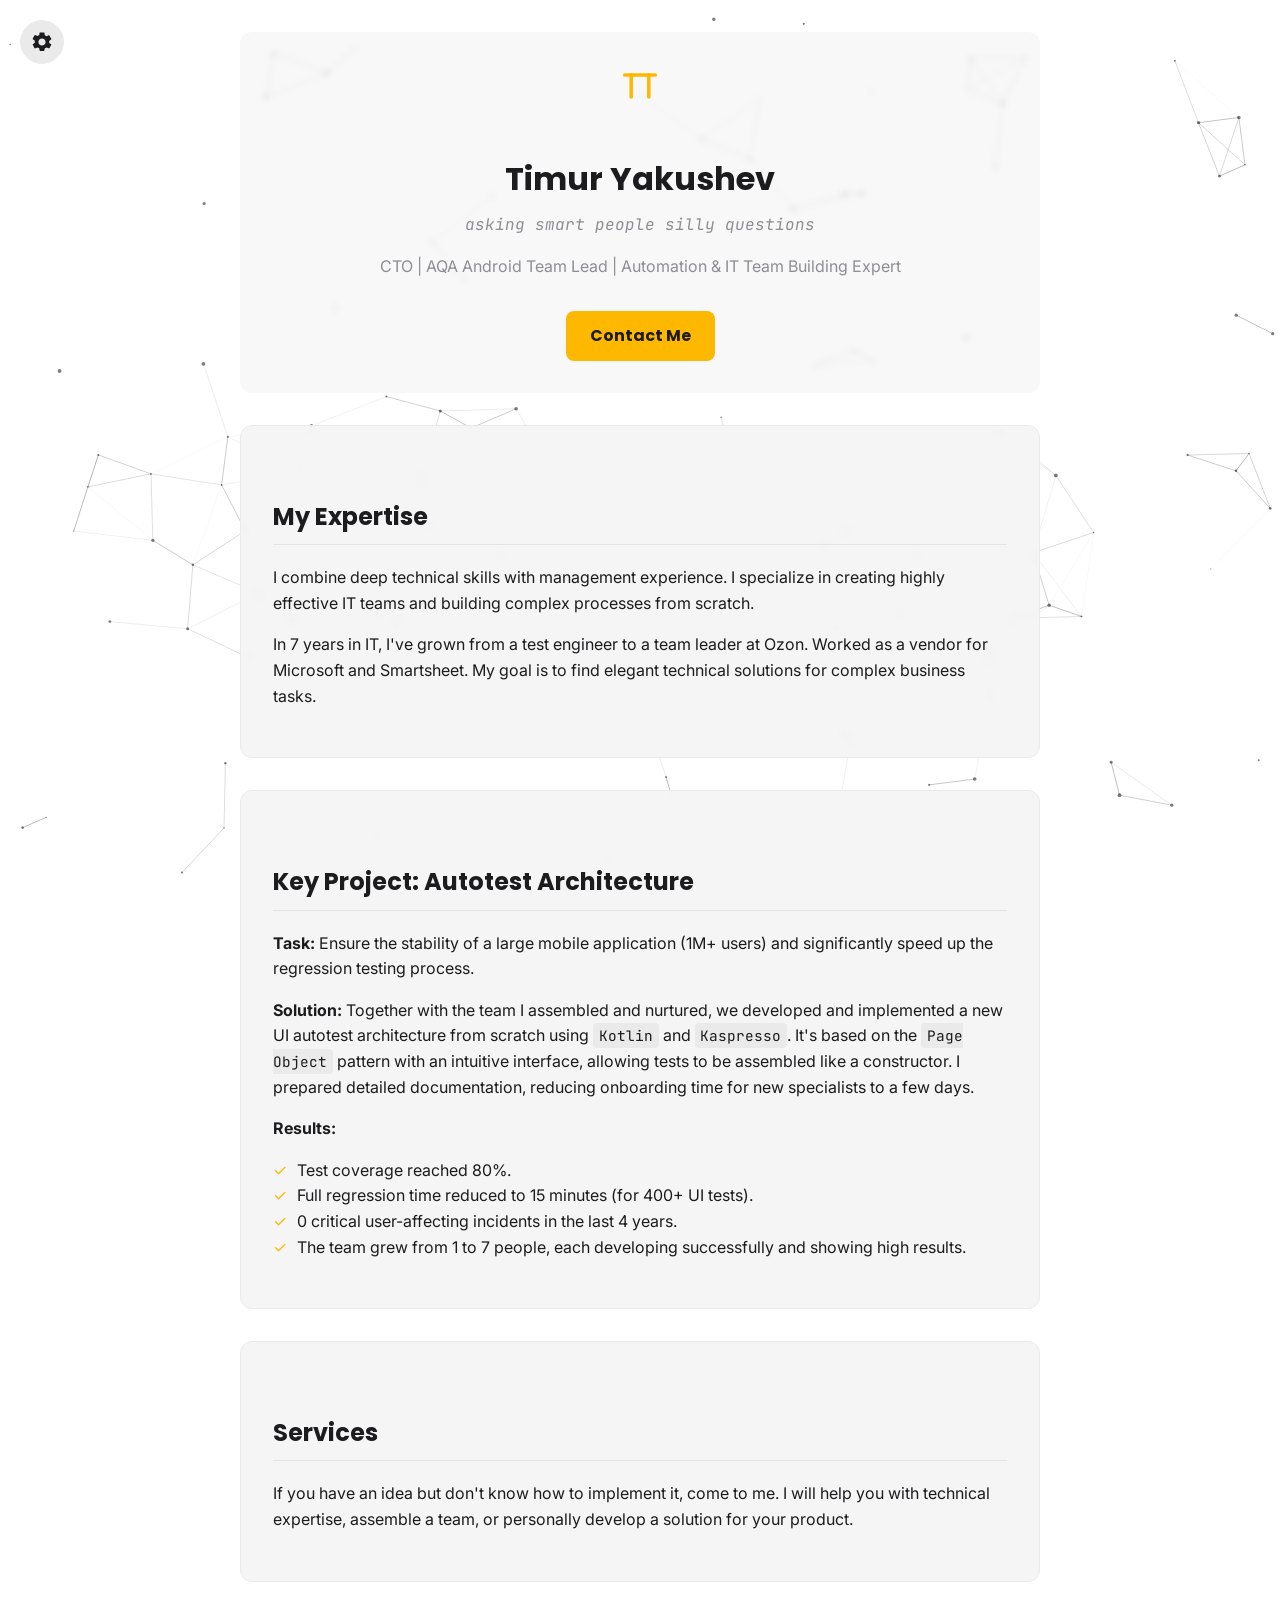
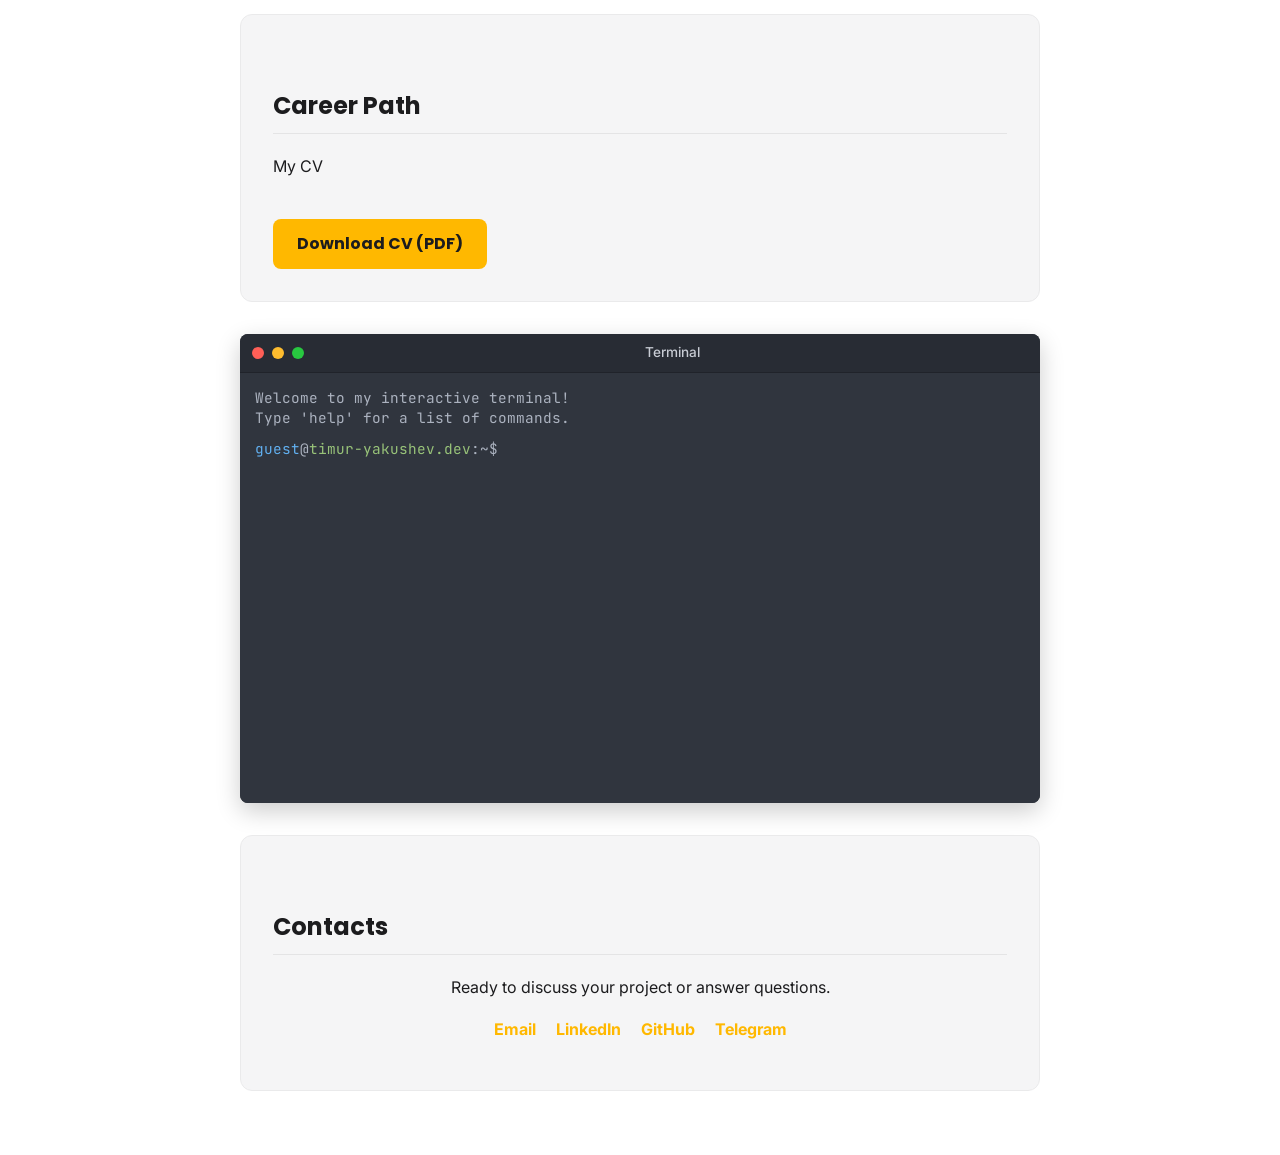
<file: index.html>
<!DOCTYPE html>
<html lang="ru"> <head>
    <meta charset="UTF-8">
    <meta name="viewport" content="width=device-width, initial-scale=1.0">
    <title data-lang-key="siteTitle">Персональный сайт Тимур Якушев</title>
    <link rel="preconnect" href="https://fonts.googleapis.com">
    <link rel="preconnect" href="https://fonts.gstatic.com" crossorigin>
    <link href="https://fonts.googleapis.com/css2?family=Inter:wght@400;700&family=Poppins:wght@600&family=JetBrains+Mono:ital,wght@0,400;0,700;1,400&display=swap" rel="stylesheet">
    <link rel="stylesheet" href="style.css">
</head>
<body>
    <canvas id="interactive-background"></canvas>

    <button id="settings-trigger" class="settings-trigger-button">
        <svg xmlns="http://www.w3.org/2000/svg" viewBox="0 0 24 24" fill="currentColor" width="24px" height="24px">
            <path d="M19.14,12.94c0.04-0.3,0.06-0.61,0.06-0.94c0-0.32-0.02-0.64-0.07-0.94l2.03-1.58c0.18-0.14,0.23-0.41,0.12-0.61 l-1.92-3.32c-0.12-0.22-0.37-0.29-0.59-0.22l-2.39,0.96c-0.5-0.38-1.03-0.7-1.62-0.94L14.4,2.81c-0.04-0.24-0.24-0.41-0.48-0.41 h-3.84c-0.24,0-0.43,0.17-0.47,0.41L9.23,5.03C8.64,5.27,8.11,5.59,7.61,5.97L5.22,5.01C5,4.94,4.75,5.01,4.63,5.22L2.71,8.54 C2.6,8.74,2.65,9.01,2.83,9.15l2.03,1.58C4.82,11.06,4.8,11.36,4.8,11.69c0,0.32,0.02,0.64,0.07,0.94l-2.03,1.58 c-0.18,0.14-0.23,0.41-0.12,0.61l1.92,3.32c0.12,0.22,0.37,0.29,0.59,0.22l2.39-0.96c0.5,0.38,1.03,0.7,1.62,0.94l0.38,2.22 c0.04,0.24,0.24,0.41,0.48,0.41h3.84c0.24,0,0.43-0.17,0.47-0.41l0.38-2.22c0.59-0.24,1.13-0.56,1.62-0.94l2.39,0.96 c0.22,0.08,0.47,0.01,0.59-0.22l1.92-3.32c0.12-0.22,0.07-0.47-0.12-0.61L19.14,12.94z M12,15.6c-1.98,0-3.6-1.62-3.6-3.6 s1.62-3.6,3.6-3.6s3.6,1.62,3.6,3.6S13.98,15.6,12,15.6z"/>
        </svg>
    </button>

    <div id="settings-panel-overlay" class="dos-panel-overlay">
        <div id="settings-panel" class="dos-panel">
            <div class="dos-panel-title-bar">
                <span data-lang-key="settingsPanelTitle">Настройки</span>
                <button class="dos-panel-close-button" id="close-settings-panel">X</button>
            </div>
            <div class="dos-panel-content">
                <fieldset class="dos-fieldset">
                    <legend data-lang-key="settingsLangTitle">Язык</legend>
                    <button class="dos-button lang-panel-button" data-lang="ru" data-lang-key="settingsLangRu">Русский</button>
                    <button class="dos-button lang-panel-button" data-lang="en" data-lang-key="settingsLangEn">English</button>
                    <button class="dos-button lang-panel-button" data-lang="sr" data-lang-key="settingsLangSr">Српски</button>
                </fieldset>
                <fieldset class="dos-fieldset">
                    <legend data-lang-key="settingsThemeTitle">Тема</legend>
                    <button class="dos-button theme-panel-button" data-theme-target="light" data-lang-key="settingsThemeLight">Светлая</button>
                    <button class="dos-button theme-panel-button" data-theme-target="dark" data-lang-key="settingsThemeDark">Темная</button>
                </fieldset>
            </div>
        </div>
    </div>

    <div class="container">
        <header>
            <svg class="monogram" viewBox="0 0 100 100" xmlns="http://www.w3.org/2000/svg" fill="none" stroke-width="8" stroke-linecap="round" stroke-linejoin="round">
                <line x1="15" y1="25" x2="85" y2="25"/>
                <line x1="30" y1="25" x2="30" y2="75"/>
                <line x1="70" y1="25" x2="70" y2="75"/>
            </svg>
            <h1 data-lang-key="headerTitle">Тимур Якушев</h1>
            <p class="tagline" data-lang-key="headerTagline">задаю глупые вопросы умным людям</p>
            <p data-lang-key="headerSubtitle">Технический директор | Team Lead AQA | Эксперт в автоматизации и создании IT-команд</p>
            <a href="#contacts" class="cta-button" data-lang-key="contactMeButton">Связаться со мной</a>
        </header>

        <main>
            <section id="about">
                <h2 data-lang-key="aboutTitle">Моя экспертиза</h2>
                <p data-lang-key="aboutP1">Сочетаю глубокие технические навыки с опытом управления. Специализируюсь на создании высокоэффективных IT-команд и построении сложных процессов с нуля.</p>
                <p data-lang-key="aboutP2">За 7 лет в IT прошел путь от инженера по тестированию до руководителя команды в Ozon. Работал в качестве вендора для Microsoft и Smartsheet. Моя цель — находить элегантные технические решения для сложных бизнес-задач.</p>
            </section>
            <section id="case-study">
                <h2 data-lang-key="caseStudyTitle">Ключевой проект: Архитектура автотестов</h2>
                <p><strong data-lang-key="caseStudyTaskLabel">Задача:</strong> <span data-lang-key="caseStudyTaskText">Обеспечить стабильность крупного мобильного приложения (1 млн+ пользователей) и многократно ускорить процесс регрессионного тестирования.</span></p>
                <p><strong data-lang-key="caseStudySolutionLabel">Решение:</strong> <span data-lang-key="caseStudySolutionText">Вместе с командой, которую я собрал и развивал, мы разработали и внедрили с нуля новую архитектуру UI-автотестов на <code>Kotlin</code> и <code>Kaspresso</code>. В основе лежит паттерн <code>Page Object</code> с интуитивно понятным интерфейсом, позволяющий собирать тесты как конструктор. Я подготовил подробную документацию, что сократило время входа в проект для новых специалистов до нескольких дней.</span></p>
                <p><strong data-lang-key="caseStudyResultsLabel">Результаты:</strong></p>
                <ul>
                    <li data-lang-key="caseStudyResult1">Покрытие тестами достигло 80%.</li>
                    <li data-lang-key="caseStudyResult2">Время полного регресса сократилось до 15 минут (при 400+ UI-тестах).</li>
                    <li data-lang-key="caseStudyResult3">0 критичных инцидентов, затронувших пользователей, за последние 4 года.</li>
                    <li data-lang-key="caseStudyResult4">Команда выросла с 1 до 7 человек, каждый из которых успешно развивается и показывает высокие результаты.</li>
                </ul>
            </section>
            <section id="services">
                <h2 data-lang-key="servicesTitle">Услуги</h2>
                <p data-lang-key="servicesP1">Если у вас есть идея, но вы не знаете, как ее реализовать, — приходите. Я помогу вам с технической экспертизой, соберу команду или лично разработаю решение для вашего продукта.</p>
            </section>
            <section id="resume">
                <h2 data-lang-key="resumeTitle">Карьерный путь</h2>
                <p data-lang-key="resumeP1">Тут резюме.</p>
                <a href="Timur_Yakushev_CV.pdf" class="cta-button" data-lang-key="downloadResumeButton" download>Скачать полное резюме (PDF)</a>
            </section>
            
            <section id="terminal-section">
                <div class="terminal-container">
                    <div class="terminal-title-bar">
                        <div class="terminal-buttons">
                            <span class="terminal-button red"></span>
                            <span class="terminal-button yellow"></span>
                            <span class="terminal-button green"></span>
                        </div>
                        <span class="terminal-title-text" data-lang-key="terminalWindowTitle">Терминал</span>
                    </div>
                    <div class="terminal-window" id="terminalOutputContainer">
                        <div class="terminal-output" id="terminalOutput">
                            </div>
                        <div class="terminal-input-line">
                            <span class="prompt"><span class="user" data-lang-key="terminalPromptUser">guest</span>@<span class="host" data-lang-key="terminalPromptHost">timur-yakushev.dev</span>:~$&nbsp;</span>
                            <input type="text" id="terminalInput" class="terminal-input-field" autocomplete="off" spellcheck="false">
                        </div>
                    </div>
                </div>
            </section>
        </main>

        <footer id="contacts">
            <h2 data-lang-key="contactsTitle">Контакты</h2>
            <p style="text-align: center;" data-lang-key="contactsP1">Готов обсудить ваш проект или ответить на вопросы.</p>
            <ul>
                <li><a href="mailto:timrik37@gmail.com" data-lang-key="contactEmail">Email</a></li>
                <li><a href="https://www.linkedin.com/in/ttyak/" data-lang-key="contactLinkedIn">LinkedIn</a></li>
                <li><a href="https://github.com/TimurLeg" data-lang-key="contactGitHub">GitHub</a></li>
                <li><a href="https://t.me/ttyak" data-lang-key="contactTelegram">Telegram</a></li>
            </ul>
        </footer>
    </div>

    <script type="module" src="js/main.js"></script>
</body>
</html>
</file>
<file: style.css>
/* style.css */

/* ==========================================================================
   1. Определение цветовой палитры и шрифтов
   ========================================================================== */
:root {
    /* Шрифты */
    --font-sans: 'Inter', sans-serif;
    --font-display: 'Poppins', sans-serif;
    --font-mono: 'JetBrains Mono', monospace;

    /* Палитра "Янтарь и Уголь" - СВЕТЛАЯ ТЕМА */
    --background-color: #FFFFFF;
    --text-color: #1C1C1E;
    --text-color-rgb: 28, 28, 30;
    --primary-color: #FFB800; 
    --primary-hover-color: #E0A100;
    --card-bg-color: rgba(244, 244, 245, 0.85); 
    --header-bg-color: rgba(244, 244, 245, 0.6); 
    --border-color: #EAEAEB;
    --icon-bg-color: #EAEAEB;
    --icon-bg-hover: #DCDCE0;
    --particle-color: rgba(0, 0, 0, 0.5); 
    --line-color: rgba(0, 0, 0, 0.25);  
    --terminal-bg: #30353E;         /* Фон области вывода терминала */
    --terminal-text: #abb2bf;        /* Основной текст в терминале */
    --terminal-prompt-user: #61afef; /* Цвет имени пользователя в промпте */
    --terminal-prompt-host: #98c379; /* Цвет хоста в промпте */
    --terminal-cursor: #abb2bf;       /* Цвет курсора (если используется CSS-анимация) */
    --terminal-border: #282C34;       /* Фон рамки и шапки терминала */
    --terminal-title-bar-text: #c8ccd4;/* Цвет текста в шапке терминала */ 
    
    /* DOS Panel colors (Light theme base) */
    --dos-bg: #0000AA; 
    --dos-text: #FFFFFF;
    --dos-border: #FFFFFF;
    --dos-button-bg: #AAAAAA;
    --dos-button-text: #000000; /* <<--- ДОБАВЛЕНО: Черный текст для кнопок DOS в светлой теме */
    --dos-button-hover-bg: #CCCCCC;
    --dos-button-active-bg: #888888;
}

body.dark-theme {
    /* Палитра "Янтарь и Уголь" - ТЕМНАЯ ТЕМА */
    --background-color: #18181B;
    --text-color: #F4F4F5;
    --text-color-rgb: 244, 244, 245;
    --primary-color: #FFCA2C;
    --primary-hover-color: #FFD24D;
    --card-bg-color: rgba(39, 39, 42, 0.85); 
    --header-bg-color: rgba(39, 39, 42, 0.6); 
    --border-color: #39393d;
    --icon-bg-color: #27272A;
    --icon-bg-hover: #39393d;
    --particle-color: rgba(255, 255, 255, 0.2); 
    --line-color: rgba(255, 255, 255, 0.1);

    --terminal-bg: #2A2F38;         /* Фон области вывода терминала */
    --terminal-text: #dcdfe4;        /* Основной текст в терминале */
    --terminal-prompt-user: #56b6c2; /* Цвет имени пользователя в промпте */
    --terminal-prompt-host: #98c379; /* Цвет хоста в промпте */
    --terminal-cursor: #dcdfe4;       /* Цвет курсора */
    --terminal-border: #23272F;       /* Фон рамки и шапки терминала */
    --terminal-title-bar-text: #b0b8c4;/* Цвет текста в шапке терминала */

    /* DOS Panel colors (Dark theme) */
    --dos-bg: #000000; 
    --dos-text: #00FF00; 
    --dos-border: #00FF00;
    --dos-button-bg: #333333;
    --dos-button-text: #00FF00;
    --dos-button-hover-bg: #555555;
    --dos-button-active-bg: #222222;
}

/* ==========================================================================
   2. Основные стили и Canvas
   ========================================================================== */
body {
    font-family: var(--font-sans);
    background-color: var(--background-color);
    color: var(--text-color);
    line-height: 1.6;
    margin: 0;
    display: flex;
    flex-direction: column;
    align-items: center;
    transition: background-color 0.3s ease, color 0.3s ease;
    overflow-x: hidden; 
}

#interactive-background {
    position: fixed; 
    top: 0;
    left: 0;
    width: 100%;
    height: 100%;
    z-index: -1; 
}

.container {
    max-width: 800px;
    width: 100%;
    position: relative;
    z-index: 1; 
    padding: 2rem; 
}

h1, h2 {
    font-family: var(--font-display);
}

h2 {
   border-bottom: 1px solid rgba(var(--text-color-rgb), 0.08);
   padding-bottom: 0.5rem;
   margin-top: 2.5rem;
   transition: border-color 0.3s ease;
}

a {
    color: var(--primary-color);
    text-decoration: none;
    position: relative;
    font-weight: bold;
    transition: color 0.3s ease;
}

a::after {
    content: '';
    position: absolute;
    width: 100%;
    transform: scaleX(0);
    height: 2px;
    bottom: -3px;
    left: 0;
    background-color: var(--primary-color);
    transform-origin: bottom right;
    transition: transform 0.3s ease-out, background-color 0.3s ease;
}

a:hover {
    color: var(--primary-hover-color);
}
a:hover::after {
    transform: scaleX(1);
    transform-origin: bottom left;
}

section, footer { 
    background-color: var(--card-bg-color);
    border: 1px solid var(--border-color);
    border-radius: 12px;
    padding: 2rem;
    margin-bottom: 2rem;
    transition: all 0.3s ease;
    position: relative; 
    backdrop-filter: blur(5px);
    -webkit-backdrop-filter: blur(5px);
}

header {
    background-color: var(--header-bg-color); 
    border-radius: 12px; 
    padding: 2rem;
    margin-bottom: 2rem;
    transition: background-color 0.3s ease; 
    position: relative; 
    backdrop-filter: blur(3px); 
    -webkit-backdrop-filter: blur(3px);
    border: none; 
    box-shadow: none !important; 
}

section:hover, footer:hover {
    box-shadow: 0 4px 20px rgba(0, 0, 0, 0.1);
    border-color: var(--primary-color);
    transform: translateY(-5px);
}
 header:hover { 
    border-color: transparent;
    transform: none;
    box-shadow: none;
}


header { text-align: center; }
header h1 { margin-bottom: 0.5rem; }
header p { font-size: 1rem; color: #8E8E93; margin-top: 0.5rem; margin-bottom: 0.5rem; }
header p.tagline { 
    font-family: var(--font-mono);
    font-style: italic; 
    font-size: 1rem; 
    margin-bottom: 1rem;
}
body.dark-theme header p { color: #8D8D93; }

.cta-button {
    display: inline-block;
    background-color: var(--primary-color);
    color: #1C1C1E !important; 
    padding: 12px 24px;
    border-radius: 8px;
    font-weight: bold;
    font-family: var(--font-display);
    transition: background-color 0.3s ease, transform 0.3s ease, color 0.3s ease;
    border: none;
    cursor: pointer;
    margin-top: 1.5rem; 
}
.cta-button:hover {
    background-color: var(--primary-hover-color);
    transform: translateY(-2px);
}
.cta-button:hover::after { transform: scaleX(0); }

ul { list-style: none; padding-left: 0; }
#case-study ul li::before { content: '✓'; color: var(--primary-color); margin-right: 10px; transition: color 0.3s ease; }
footer ul { display: flex; gap: 20px; justify-content: center; }

.monogram {
    width: 44px;
    height: 44px;
    margin: 0 auto 1rem;
    stroke: var(--primary-color);
    transition: all 0.3s ease;
}
header:hover .monogram {
    stroke: var(--primary-hover-color);
    transform: rotate(5deg) scale(1.05);
}

code {
    font-family: var(--font-mono);
    background-color: var(--icon-bg-color);
    color: var(--text-color);
    padding: 0.2em 0.4em;
    border-radius: 4px;
    font-size: 0.9em;
    transition: background-color 0.3s ease, color 0.3s ease;
}

/* Стили для кнопки настроек */
.settings-trigger-button {
    position: fixed;
    top: 20px;
    left: 20px;
    background: var(--icon-bg-color);
    border: 1px solid var(--border-color);
    color: var(--text-color); 
    border-radius: 50%;
    width: 44px;
    height: 44px;
    cursor: pointer;
    display: flex;
    justify-content: center;
    align-items: center;
    transition: all 0.3s ease;
    z-index: 1001; 
    padding: 0; 
}
.settings-trigger-button svg {
    width: 24px; 
    height: 24px;
    fill: currentColor; 
}
.settings-trigger-button:hover {
    transform: scale(1.1) rotate(15deg);
    border-color: var(--primary-color);
    background-color: var(--icon-bg-hover);
}

/* ==========================================================================
   3. Стили для DOS-панели настроек
   ========================================================================== */
.dos-panel-overlay { 
    position: fixed; top: 0; left: 0; width: 100%; height: 100%; background-color: rgba(0,0,0,0.5); z-index: 1999; display: flex; justify-content: center; align-items: center; opacity: 0; visibility: hidden; transition: opacity 0.3s ease, visibility 0s 0.3s;
}
.dos-panel-overlay.show { opacity: 1; visibility: visible; transition: opacity 0.3s ease, visibility 0s 0s; }
.dos-panel { font-family: var(--font-mono); background-color: var(--dos-bg); color: var(--dos-text); border: 2px solid var(--dos-border); box-shadow: 4px 4px 0px 0px var(--dos-border); width: 90%; max-width: 450px; padding: 0; position: relative; transform: scale(0.95); transition: transform 0.3s ease; }
.dos-panel-overlay.show .dos-panel { transform: scale(1); }
.dos-panel-title-bar { background-color: var(--dos-border); color: var(--dos-bg); padding: 5px 10px; font-weight: bold; display: flex; justify-content: space-between; align-items: center; text-transform: uppercase; }
.dos-panel-close-button { background: none; border: 1px solid var(--dos-bg); color: var(--dos-bg); font-family: var(--font-mono); font-weight: bold; cursor: pointer; padding: 0px 6px; line-height: 1; }
.dos-panel-close-button:hover { background-color: var(--dos-bg); color: var(--dos-border); }
.dos-panel-content { padding: 15px 20px; }
.dos-fieldset { border: 1px solid var(--dos-border); padding: 10px 15px 15px; margin-bottom: 20px; }
.dos-fieldset legend { padding: 0 5px; font-weight: bold; color: var(--dos-text); }
.dos-button { 
    font-family: var(--font-mono); 
    background-color: var(--dos-button-bg); 
    color: var(--dos-button-text); /* Используем переменную */
    border: 1px solid var(--dos-text); 
    padding: 8px 12px; 
    margin: 5px; 
    cursor: pointer; 
    text-transform: uppercase; 
    transition: background-color 0.2s, color 0.2s; 
}
.dos-button:hover { background-color: var(--dos-button-hover-bg); }
.dos-button.active { background-color: var(--dos-button-active-bg); border-color: var(--dos-button-active-bg); color: var(--dos-text); outline: 1px solid var(--dos-text); }

/* ==========================================================================
   Терминал
   ========================================================================== */
#terminal-section { background-color: transparent; border: none; box-shadow: none; padding: 0; backdrop-filter: none; -webkit-backdrop-filter: none; margin-bottom: 2rem; }
#terminal-section > h2 { display: none;}
.terminal-container { 
    background-color: var(--terminal-border);
    border-radius: 8px; 
    box-shadow: 0 8px 24px rgba(0,0,0,0.2); 
    overflow: hidden; 
}
.terminal-title-bar { 
    background-color: var(--terminal-border);
    padding: 8px 12px; 
    display: flex; 
    align-items: center; 
    justify-content: flex-start; 
    border-bottom: 1px solid rgba(0,0,0,0.2);
}
.terminal-buttons { display: flex; gap: 8px; margin-right: 12px; }
.terminal-button { width: 12px; height: 12px; border-radius: 50%; display: block; }
.terminal-button.red { background-color: #ff5f57; }
.terminal-button.yellow { background-color: #febc2e; }
.terminal-button.green { background-color: #28c840; }
.terminal-title-text { font-family: var(--font-sans); font-size: 0.85rem; color: var(--terminal-title-bar-text); font-weight: 500; text-align: center; flex-grow: 1; }
.terminal-window { 
    font-family: var(--font-mono); 
    background-color: var(--terminal-bg);
    color: var(--terminal-text); 
    padding: 15px; 
    height: 400px; 
    overflow-y: auto; 
    line-height: 1.4; 
    font-size: 0.9rem; 
}
.terminal-output p { margin: 0 0 5px 0; white-space: pre-wrap; }
.terminal-output .command-output { margin-bottom: 10px; }
.terminal-output .command-output strong { color: var(--primary-color);  }
.terminal-output .help-command { color: var(--terminal-prompt-host); font-weight: bold; }
.terminal-output .help-description { margin-left: 15px; }
.terminal-input-line { display: flex; align-items: center; margin-top: 10px; }
.terminal-input-line .prompt { white-space: nowrap; }
.terminal-input-line .prompt .user { color: var(--terminal-prompt-user); }
.terminal-input-line .prompt .host { color: var(--terminal-prompt-host); }
.terminal-input-field { flex-grow: 1; background: none; border: none; color: var(--terminal-text); font-family: var(--font-mono); font-size: 0.9rem; padding-left: 5px; }
.terminal-input-field:focus { outline: none; }
</file>
